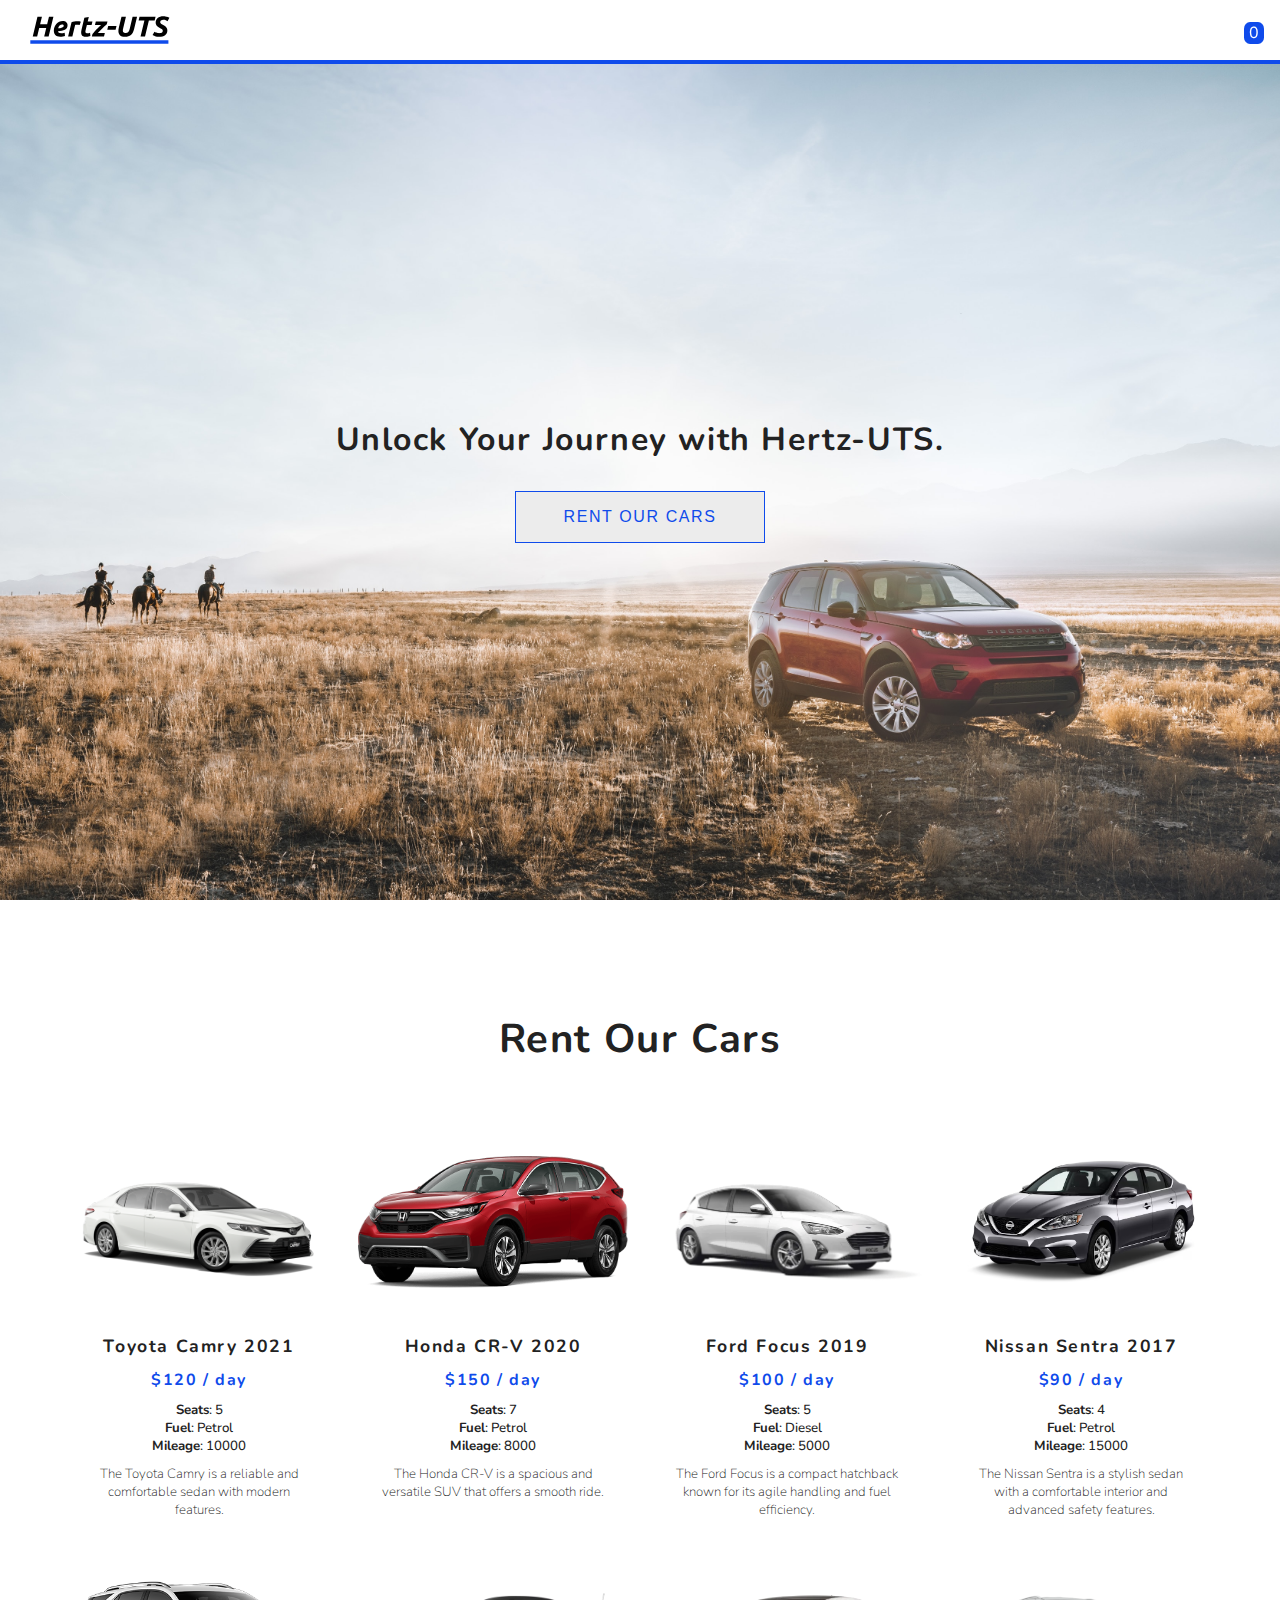
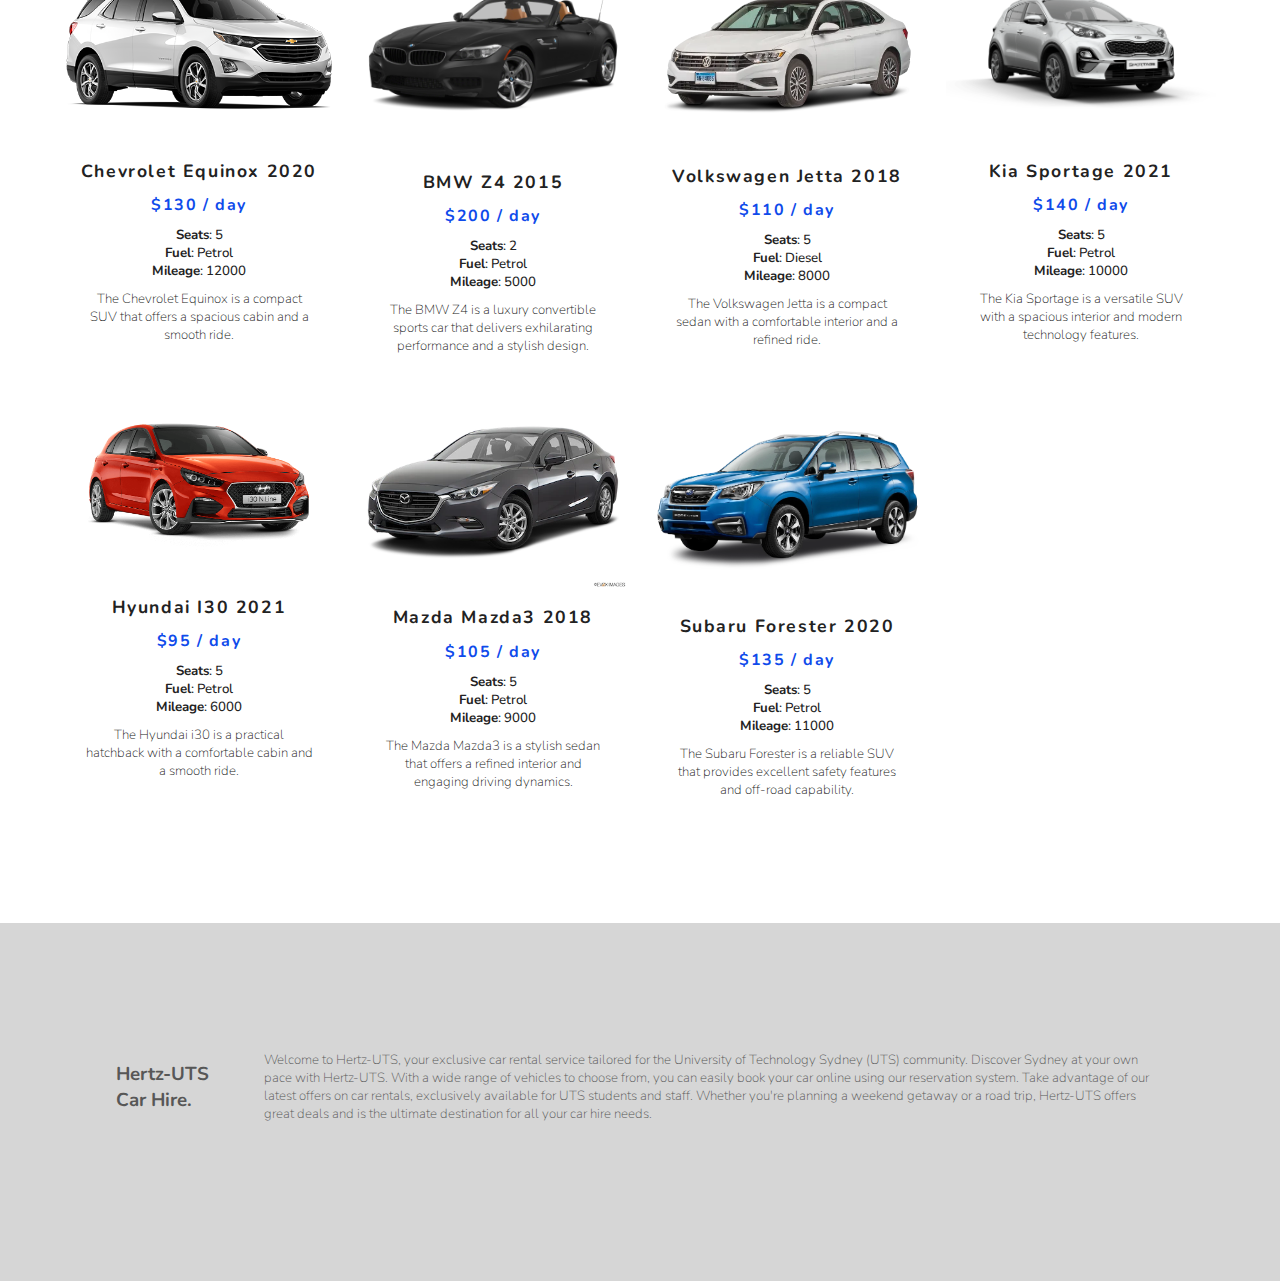
<file: index.html>
<!DOCTYPE html>
<html lang="en">
  <head>
      <meta charset="UTF-8">
      <meta http-equiv="X-UA-Compatible" content="IE=edge">
      <meta name="viewport" content="width=device-width, initial-scale=1.0">

      <!-- font awesome cdn -->
      <link rel="stylesheet" href="https://cdnjs.cloudflare.com/ajax/libs/font-awesome/6.4.0/css/all.min.css" integrity="sha512-iecdLmaskl7CVkqkXNQ/ZH/XLlvWZOJyj7Yy7tcenmpD1ypASozpmT/E0iPtmFIB46ZmdtAc9eNBvH0H/ZpiBw==" crossorigin="anonymous" referrerpolicy="no-referrer" />

      <!-- custom css -->
      <link rel="stylesheet" href="style.css">
      <title>Hertz-UTS Car Rental</title>
  </head>
  <body>
    <!-- navbar -->
    <nav class="navbar">
      <div class="navbar-center">
          <a href="index.html">
            <img src="./images/logo.svg" alt="logo">
          </a>
          <div class="cart-btn">
            <span class="nav-icon">
              <i class="fa-solid fa-cart-shopping"></i>
            </span>
            <div class="cart-items">0</div>
          </div>
      </div>
    </nav>
    <!-- end of navbar -->

    <!-- header -->
    <header class="header">
      <div class="banner">
        <h2 class="banner-title">Unlock Your Journey with Hertz-UTS.</h2>
        <button id="scrollButton" class="banner-btn">Rent Our Cars</button>
      </div>
    </header>
    <!-- end of header -->

    <!-- cars display -->
    <section id="cars-section" class="products">
      <div class="section-title">
        <h2>Rent Our Cars</h2>
      </div>
      <div class="products-center">
        <!-- car products will be dynamically added here -->
      </div>
    </section>
    <!-- end of cars display -->

    <!-- cart -->
    <div class="cart-overlay">
      <div class="cart">
        <span class="close-cart">
          <i class="fa-regular fa-xmark"></i>
        </span>
        <h2>Cart</h2>
        <div class="cart-content">
          <div class="cart-item">
            <!-- cart items will be dynamically added here -->
          </div>
        </div>
        <div class="cart-footer">
          <h3>Total : $ <span class="cart-total">0</span></h3>
          <button class="checkout-btn">Checkout</button>
        </div>
      </div>
    </div>
    <!-- end of cart -->

    <!-- footer -->
    <footer class="footer">
      <div class="footer-center">
        <h3>Hertz-UTS Car Hire.</h3>
        <h5>Welcome to Hertz-UTS, your exclusive car rental service tailored for the University of Technology Sydney (UTS) community. Discover Sydney at your own pace with Hertz-UTS. With a wide range of vehicles to choose from, you can easily book your car online using our reservation system. Take advantage of our latest offers on car rentals, exclusively available for UTS students and staff. Whether you're planning a weekend getaway or a road trip, Hertz-UTS offers great deals and is the ultimate destination for all your car hire needs.</h5>
      </div>
      <div class="footer-icons">
        <i class="fa-brands fa-twitter"></i>
        <i class="fa-brands fa-instagram"></i>
        <i class="fa-brands fa-facebook"></i>
      </div>
    </footer>
    <!-- end of footer -->
    <script src="app.js"></script>
  </body>
</html>
</file>
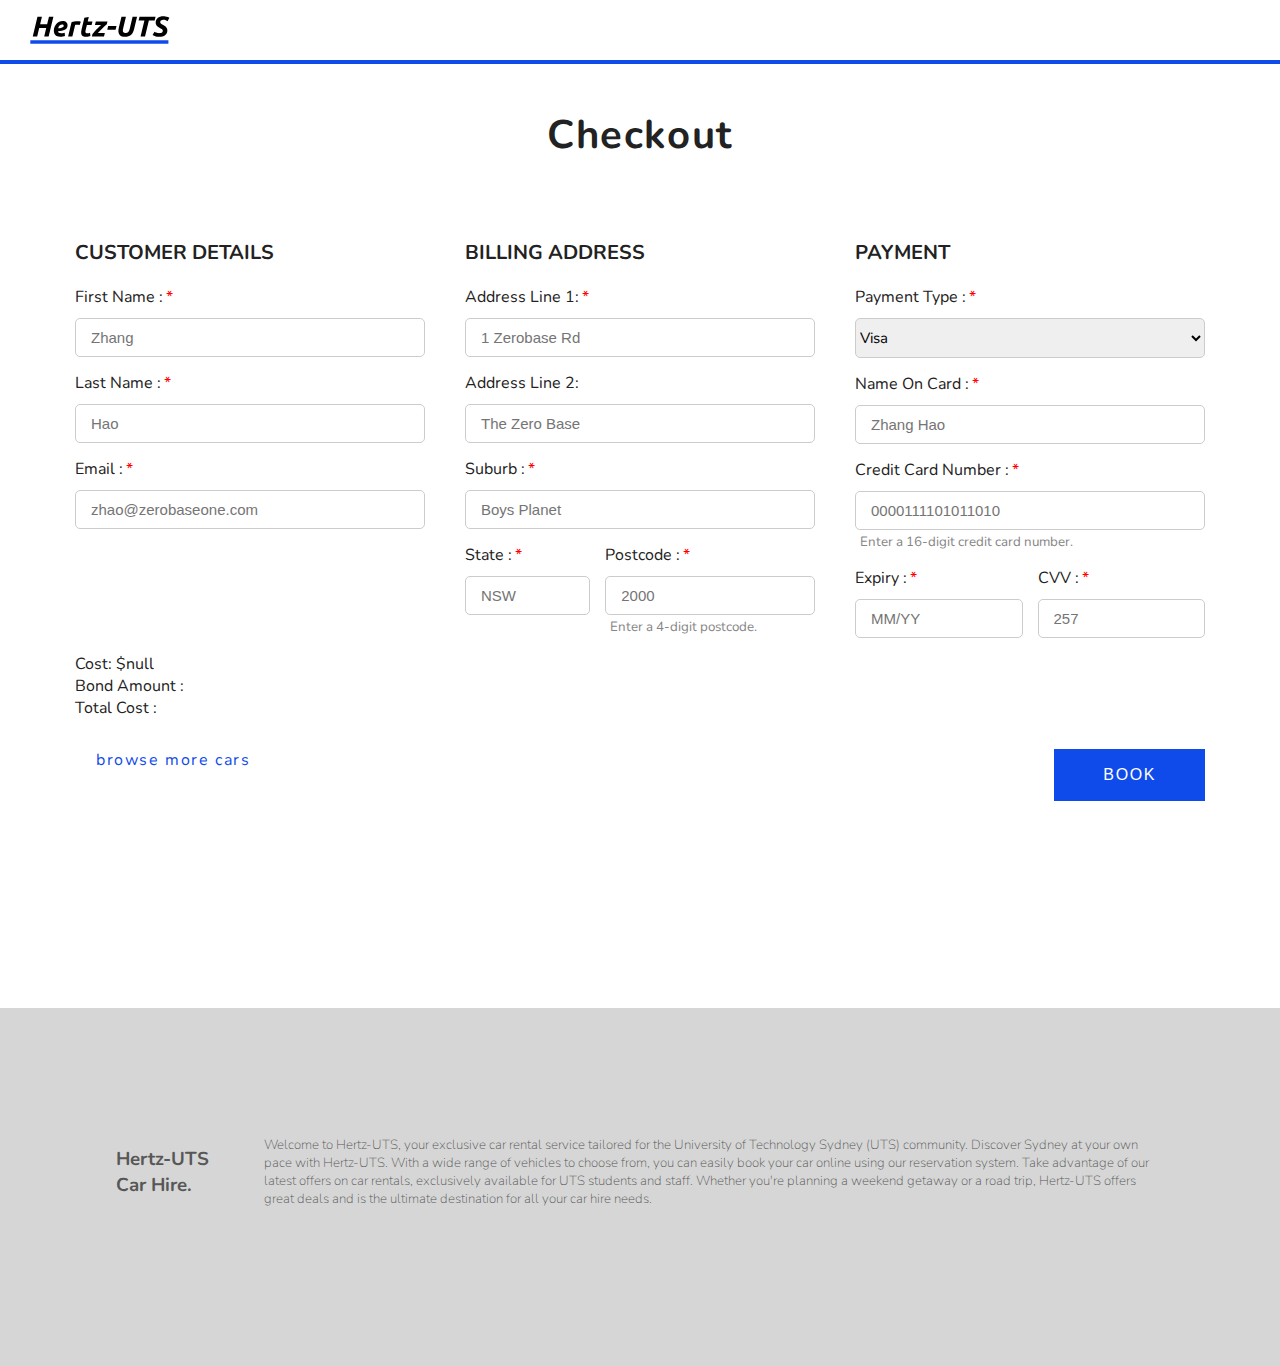
<file: checkout.html>
<!DOCTYPE html>
<html lang="en">
  <head>
      <meta charset="UTF-8">
      <meta http-equiv="X-UA-Compatible" content="IE=edge">
      <meta name="viewport" content="width=device-width, initial-scale=1.0">

      <!-- font awesome cdn -->
      <link rel="stylesheet" href="https://cdnjs.cloudflare.com/ajax/libs/font-awesome/6.4.0/css/all.min.css" integrity="sha512-iecdLmaskl7CVkqkXNQ/ZH/XLlvWZOJyj7Yy7tcenmpD1ypASozpmT/E0iPtmFIB46ZmdtAc9eNBvH0H/ZpiBw==" crossorigin="anonymous" referrerpolicy="no-referrer" />

      <!-- custom css -->
      <link rel="stylesheet" href="style.css">
      <title>Hertz-UTS Car Rental</title>
  </head>
  <body>
    <!-- navbar -->
    <nav class="navbar">
      <div class="navbar-center">
        <a href="index.html">
          <img src="./images/logo.svg" alt="logo">
        </a>
      </div>
    </nav>
    <!-- end of navbar -->

    <!-- checkout -->
    <div class="checkout-page">
      <div class="section-title">
        <h2>Checkout</h2>
      </div>
      <div class="container">
        <form action="#" id="checkoutForm">
            <div class="row">
                <div class="col">
                  <h3 class="title">customer details</h3>
                  <div class="inputBox">
                      <span class="required-field">first name :</span>
                      <input type="text" name="firstName" placeholder="Zhang" required>
                  </div>
                  <div class="inputBox">
                    <span class="required-field">last name :</span>
                    <input type="text" name="lastName" placeholder="Hao" required>
                  </div>
                  <div class="inputBox">
                      <span class="required-field">email :</span>
                      <input type="email" name="email" placeholder="zhao@zerobaseone.com" required>
                  </div>
                </div>
                <div class="col">
                  <h3 class="title">billing address</h3>
                  <div class="inputBox">
                      <span class="required-field">address line 1:</span>
                      <input type="text" name="addressLine1" placeholder="1 Zerobase Rd" required>
                  </div>
                  <div class="inputBox">
                    <span>address line 2:</span>
                    <input type="text" name="addressLine2" placeholder="The Zero Base">
                  </div>
                  <div class="inputBox">
                      <span class="required-field">suburb :</span>
                      <input type="text" name="suburb" placeholder="Boys Planet" required>
                  </div>
                  <div class="flex">
                    <div class="inputBox">
                      <span class="required-field">state :</span>
                      <input type="text" name="state" placeholder="NSW" required>
                    </div>
                    <div class="inputBox">
                      <span class="required-field">postcode :</span>
                      <input type="text" name="postcode" pattern="[0-9]{4}" placeholder="2000" required>
                      <small>Enter a 4-digit postcode.</small>
                    </div>
                  </div>
                </div>
                <div class="col">
                    <h3 class="title">payment</h3>
                    <div class="inputBox">
                      <span class="required-field">payment type :</span>
                        <select id="paymentType" required>
                          <option value="Visa">Visa</option>
                          <option value="MasterCard">MasterCard</option>
                        </select>
                    </div>
                    <div class="inputBox">
                      <span class="required-field">name on card :</span>
                      <input type="text" placeholder="Zhang Hao" required>
                    </div>
                    <div class="inputBox">
                      <span class="required-field">credit card number :</span>
                      <input type="text" pattern="[0-9]{16}" placeholder="0000111101011010" required>
                      <small>Enter a 16-digit credit card number.</small>
                    </div>
                    <div class="flex">
                      <div class="inputBox">
                          <span class="required-field">expiry :</span>
                          <input type="text" pattern="[0-9]{2}/[0-9]{2}" placeholder="MM/YY" required>
                      </div>
                      <div class="inputBox">
                          <span class="required-field">CVV :</span>
                          <input type="text" pattern="[0-9]{3}" placeholder="257" required>
                      </div>
                    </div>
                </div>
            </div>
            <div class="booking-cost">
              <p id="total-cost">cost :</p>
              <p id="bond-amount">Bond Amount :</p>
              <p id="grand-total">Total Cost :</p>
            </div>
            <div class="checkout-buttons">
              <div class="full-browse">
                <i class="fa-solid fa-chevron-left"></i>
                <a href="index.html" class="shop-btn banner-btn">Browse More Cars</a>
              </div>
              <input type="submit" value="book" class="submit-btn banner-btn">
            </div>
          </form>
      </div>  
    </div>
    <!-- end of checkout -->
    
    <!-- footer -->
    <footer class="footer">
      <div class="footer-center">
        <h3>Hertz-UTS Car Hire.</h3>
        <h5>Welcome to Hertz-UTS, your exclusive car rental service tailored for the University of Technology Sydney (UTS) community. Discover Sydney at your own pace with Hertz-UTS. With a wide range of vehicles to choose from, you can easily book your car online using our reservation system. Take advantage of our latest offers on car rentals, exclusively available for UTS students and staff. Whether you're planning a weekend getaway or a road trip, Hertz-UTS offers great deals and is the ultimate destination for all your car hire needs.</h5>
      </div>
      <div class="footer-icons">
        <i class="fa-brands fa-twitter"></i>
        <i class="fa-brands fa-instagram"></i>
        <i class="fa-brands fa-facebook"></i>
      </div>
    </footer>
    <!-- end of footer -->
    <script src="checkout.js"></script>
  </body>
</html>
</file>
<file: style.css>
@import url('https://fonts.googleapis.com/css2?family=Nunito:ital,wght@0,100;0,300;0,400;0,500;1,600&display=swap');

:root {
    --primaryColor: #0f4beb;
    --mainWhite: #fff;
    --mainBlack: #222;
    --mainGrey: #ececec;
    --mainSpacing: 0.1rem;
    --mainTransition: transform 0.3s ease-in-out;
}
* {
    margin: 0;
    padding: 0;
    box-sizing: border-box;
}
body {
    color: var(--mainBlack);
    background: var(--mainWhite);
    font-family: "Nunito", sans-serif;

}
/* ---------- navbar ---------- */
.navbar {
    position: sticky;
    top: 0;
    height: 60px;
    width: 100%;
    display: flex;
    align-items: center;
    background: var(--mainWhite);
    z-index: 1;
    box-shadow: 0px 4px var(--primaryColor);
}
.navbar-center {
    width: 100%;
    max-width: 1800px;
    margin: 0 auto;
    display: flex;
    align-items: center;
    justify-content: space-between;
    padding: 0 1.5rem;
}
.nav-icon {
    font-size: 1.5rem;
}
.cart-btn {
    position: relative;
    cursor: pointer;
}
.cart-items {
    position: absolute;
    top: -8px;
    right: -8px;
    background: var(--primaryColor);
    padding: 0 5px;
    border-radius: 30%;
    color: var(--mainWhite);
}
/* ---------- end of navbar ---------- */

/* ---------- header ---------- */
.header {
    min-height: calc(100vh - 60px);
    background: url("./images/banner.jpg") center/cover no-repeat;
    display: flex;
    align-items: center;
    justify-content: center;
}
.banner {
    text-align: center;
    display: inline-block;
    padding: 2rem;
}
.banner-title {
    font-size: 2rem;
    letter-spacing: var(--mainSpacing);
}
.banner-btn {
    margin-top: 30px;
    padding: 1rem 3rem;
    text-transform: uppercase;
    letter-spacing: var(--mainSpacing);
    font-size: 1rem;
    background: var(--mainGrey);
    color: var(--primaryColor);
    border: 1px solid var(--primaryColor);
    transition: var(--mainTransition);
    cursor: pointer;
}
.banner-btn:hover {
    background: var(--primaryColor);
    color: var(--mainWhite);
}
/* ---------- end of header ---------- */

/* ---------- cars display ---------- */
.products {
    padding: 4rem 0;
    margin-bottom: 60px;
}
.section-title h2 {
    text-align: center;
    font-size: 2.5rem;
    margin-bottom: 2rem;
    margin-top: 3rem;
    text-transform: capitalize;
    letter-spacing: var(--mainSpacing);
}
.products-center {
    width: 90vw;
    margin: 0 auto;
    max-width: 1170px;
    display: grid;
    grid-template-columns: repeat(auto-fit, minmax(260px, 1fr));
    grid-column-gap: 1.5rem;
    grid-row-gap: 2rem;
    margin-top: 60px;
}
.img-container {
    position: relative;
    overflow: hidden;
}
.more-info {
    text-align: center;
    margin-top: 10px;
}
.details h5 {
    font-weight: 500;
    text-transform: capitalize;
}
.description h5 {
    margin-top: 10px;
    margin-left: 20px;
    margin-right: 20px;
    font-weight: 100;
}
.description h6 {
    font-weight: 300;
}
.bag-btn {
    position: absolute;
    top: 70%;
    right: 0;
    background: var(--primaryColor);
    border: none;
    text-transform: uppercase;
    padding: 0.5rem 0.75rem;
    letter-spacing: var(--mainSpacing);
    font-weight: bold;
    transition: var(--mainTransition);
    transform: translateX(101%);
    cursor: pointer;
    color: var(--mainWhite)
}
.bag-btn:hover {
    color: var(--primaryColor);
    background-color: var(--mainWhite)
}
.fa-shopping-cart {
    margin-right: 0.5rem;
}
.img-container:hover .bag-btn {
    transform: translateX(0);
}
.product-img {
    display: block;
    width: 100%;
    min-height: 12rem;
    transition: var(--mainTransition);
    object-fit: contain;
}
.img-container:hover .product-img {
    opacity: 0.5;
}
.product h3 {
    text-transform: capitalize;
    font-size: 1.1rem;
    margin-top: 1rem;
    letter-spacing: var(--mainSpacing);
    text-align: center;
}
.product h4 {
    margin-top: 0.7rem;
    letter-spacing: var(--mainSpacing);
    color: var(--primaryColor);
    text-align: center;
}
/* ---------- end of cars display ---------- */

/* ---------- cart ---------- */
.cart-overlay {
    position: fixed;
    top: 0;
    right: 0;
    width: 100%;
    height: 100%;
    background: rgba(128, 128, 128, 0.5);
    z-index: 2;
    visibility: hidden; 
    transition: var(--mainTransition);
}
.cart {
    position: fixed;
    top: 0;
    right: 0;
    width: 100%;
    height: 100%;
    overflow: scroll;
    z-index: 3;
    background: var(--mainWhite);
    padding: 2rem;
    transform: translateX(100%);
    transition: var(--mainTransition);
}
.showCart .cart {
    visibility: visible;
    transform: translateX(0);
}
.transparentBcg {
    visibility: visible;
}
@media screen and (min-width: 768px) {
    .cart {
        width: 30vw;
        min-width: 450px;
    }
}
.close-cart {
    font-size: 1.7rem;
    cursor: pointer;
}
.cart h2 {
    text-transform: capitalize;
    text-align: center;
    letter-spacing: var(--mainSpacing);
    margin-bottom: 2rem;
}
    /* ---------- cart item ---------- */
.cart-item {
    display: grid;
    align-items: center;
    grid-template-columns: auto 1fr auto;
    grid-column-gap: 1.5rem;
    margin: 1.5rem 0;
}
.cart-item img {
    width: 75px;
    height: 75px;
}
.cart-item h4 {
    font-size: 0.85rem;
    text-transform: capitalize;
    letter-spacing: var(--mainSpacing);
}
.cart-item h5 {
    margin: 0.5rem 0;
    letter-spacing: var(--mainSpacing);
}
.rental-days {
    display: inline-block;
    width: 50px;
    padding: 6px;
    border: none;
    border-radius: 4px;
    background-color: var(--mainGrey);
    font-size: 14px;
    text-align: center;
    transition: background-color 0.3s ease;
}

.rental-days:focus {
    outline: none;
    background-color: var(--mainWhite);
    box-shadow: 0 0 0 2px var(--primaryColor);
}
.error-message {
    grid-column: span 2;
    color: red;
    font-size: 12px;
    margin-top: 10px;
}
.remove-item {
    color: grey;
    cursor: pointer;
}
    /* ---------- end of cart item ---------- */
.cart-footer {
    margin-top: 2rem;
    letter-spacing: var(--mainSpacing);
    text-align: right;
}
.cart-footer h3 {
    text-transform: capitalize;
    margin-bottom: 1rem;
}
.checkout-btn {
    padding: 1rem 3rem;
    text-transform: uppercase;
    letter-spacing: var(--mainSpacing);
    font-size: 1rem;
    background: transparent;
    color: var(--primaryColor);
    border: 1px solid var(--primaryColor);
    transition: var(--mainTransition);
    cursor: pointer;
}
.checkout-btn:hover {
    background: var(--primaryColor);
    color: var(--mainWhite);
}
/* ---------- end of cart ---------- */

/* ---------- footer ---------- */
.footer {
    background: rgb(214, 214, 214);
    padding: 8rem 6rem;
    align-items: center;
    justify-content: center;
    display: flex;
    flex-direction: column;
}
.footer-center {
    display: flex;
    flex-direction: row;
    align-items: center;
    opacity: 70%;
}
.footer-center > * {
    margin: 0 20px;
}
.footer-center h5 {
    font-weight: 100;
    text-align: left;
    max-width: 900px;
    position: relative;
}
.footer-icons {
    margin-top: 30px;
    display: flex;
    justify-content: space-between;
}
.footer-icons > * {
    margin: 0 10px;
}
/* ---------- end of footer ---------- */

/* ---------- checkout ---------- */
.checkout-page {
    min-height: 100vh;
}
.container{
    display: flex;
    justify-content: center;
    align-items: center;
    padding: 25px;
}
.container form{
    padding: 20px;
    width: 1170px;
    background: var(--mainWhite);
}
.container form .row{
    display: flex;
    flex-wrap: wrap;
    gap: 40px;
}
.container form .row .col{
    flex:1 1 250px;
}
.container form .row .col .title{
    font-size: 20px;
    padding-bottom: 5px;
    text-transform: uppercase;
}
.container form .row .col .inputBox{
    margin:15px 0;
    text-transform: capitalize;
}
.container form .row .col .inputBox small{
    text-transform: none;
    color: #868686;
    margin-left: 5px;
}
.container form .row .col .inputBox span{
    margin-bottom: 10px;
    display: block;
}
.container form .row .col .inputBox input{
    width: 100%;
    border:1px solid #ccc;
    border-radius: 5px;
    padding:10px 15px;
    font-size: 15px;
}
.container form .row .col select{
    width: 100%;
    border:1px solid #ccc;
    border-radius: 5px;
    font-size: 15px;
    height: 40px;
    font-family: "Nunito";
}
.container form .row .col .inputBox input:focus{
    border: 1px solid var(--primaryColor);
}
.container form .row .col .flex{
    display: flex;
    gap:15px;
}
.container form .row .col .flex .inputBox{
    margin-top: 0;
}
.container form .checkout-buttons{
    display: flex;
    flex-direction: row;
    justify-content: space-between;
    align-items: center;
}
.container form .checkout-buttons a{
    text-decoration: none;
    background: none;
}
.fa-chevron-left {
    color: var(--primaryColor);
    font-size: 13px;
}
.container form .submit-btn {
    color: var(--mainWhite);
    background: var(--primaryColor);
    cursor: pointer;
    margin-left: 20px;
}
.container form .submit-btn:hover {
    background: var(--mainWhite);
    color: var(--primaryColor);
}
.container form .shop-btn {
    color: var(--primaryColor);
    background: var(--mainWhite);
    border: 1px solid var(--mainWhite);
    text-transform: lowercase;
    font-size: 16px;
    padding-left: 20px;
}
.required-field::after {
    content: "*";
    color: red;
    margin-left: 3px;
}
/* ---------- end of checkout ---------- */
</file>
